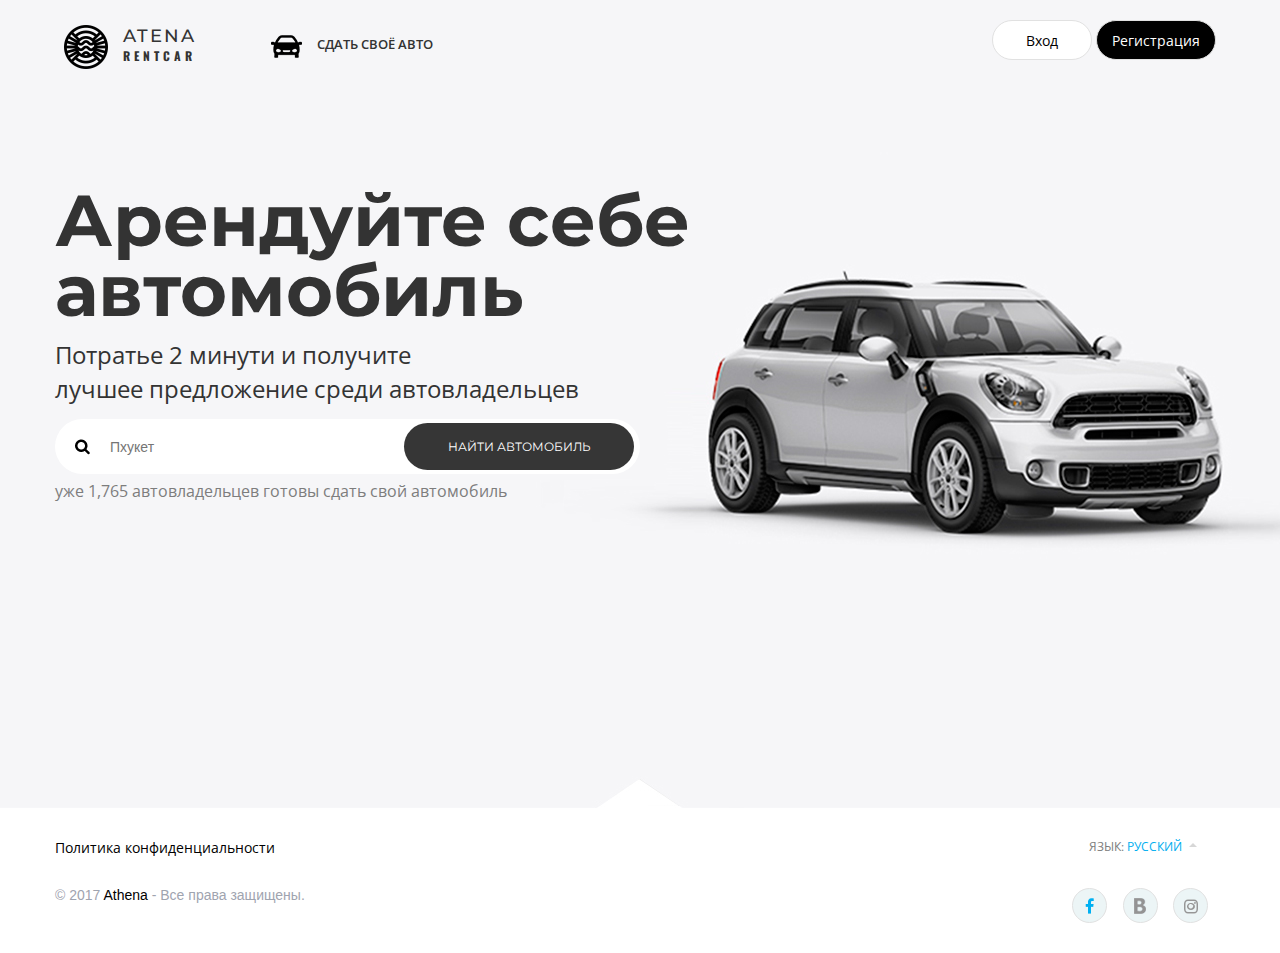
<file: index.html>
<!doctype html>
<html lang="en">
<head>
	<title></title>
	<meta charset="UTF-8" />
	<meta name="description" content="" />
	<meta name="keywords" content="" />
	<meta http-equiv="X-UA-Compatible" content="IE=edge">
	<meta name="viewport" content="width=device-width, initial-scale=1, maximum-scale=1" />
	<link href="https://fonts.googleapis.com/css?family=Montserrat:300,400,400i,500,600,700|Open+Sans:300,400,400i,600,700|Oswald:200,300,400,500,600,700&amp;subset=cyrillic" rel="stylesheet">
	<link rel='stylesheet' href='css/bootstrap.min.css' type='text/css' media='all'>
	<link rel='stylesheet' href='css/style.css' type='text/css' media='all'>
	<script src="https://ajax.googleapis.com/ajax/libs/jquery/3.2.1/jquery.min.js"></script>
	<script src="https://maxcdn.bootstrapcdn.com/bootstrap/3.3.7/js/bootstrap.min.js"></script>
</head>
<body>

<div class="menu">
<div class="container">
<div class="row">
	<div class="col-md-2 col-sm-3 menu-logo col-xs-6">
		<img src="img/logo.png" alt="">
		<h3>ATENA</h3>
		<h5>RENTCAR</h5>
	</div>
	<div class="col-md-2 col-sm-3 menu-rent  col-xs-6">
		<img src="img/car_mini.png" alt="">
		<h4>СДАТЬ СВОЁ АВТО</h4>
	</div>
	<div class="col-md-4 col-md-offset-4 col-sm-6 text-right menu-buttons col-xs-12">
		<button class="white"><a href="javascript:void(0);">Вход</a></button>
		<button class="black"><a href="javascript:void(0);">Регистрация</a></button>
	</div>
</div>
</div>
</div>

<section id="top">
<div class="container">
<div class="row">
	<h1>Арендуйте себе<br />автомобиль</h1>
	<h2>Потратье 2 минути и получите <br />лучшее предложение среди автовладельцев</h2>
	<div class="col-md-6 npd">
	<input type="text" placeholder="Пхукет"/>
	<button class="gray">
		
		<h4><a href="javascript:void(0);">НАЙТИ АВТОМОБИЛЬ</a></h4>
	</button>
	<img src="img/search.png" alt="">
	<h5>уже 1,765 автовладельцев готовы сдать свой автомобиль</h5>
	</div>
</div>
</div>
</section>

<section id="footer">
<div class="container">
<div class="row" style="margin:0 -30px;">
	<div class="col-md-4 col-sm-6">
		<a href="javascript:void(0);">Политика конфиденциальности</a>
	</div>
	
	<div class="col-md-2 col-sm-3 col-sm-offset-3 col-md-offset-6 text-center dropup">
		<h6 type="button" data-toggle="dropdown">ЯЗЫК: <span>РУССКИЙ</span><span class="caret" style="color:#d7d7d7;top: -3px; left: 5px;"></span></h6>
		<ul class="dropdown-menu dropup">
			<li class="selected"><a href="#">РУССКИЙ</a></li>
			<li><a href="#">ENGLISH</a></li>
		</ul>
	</div>
</div>
<div class="row" style="margin:30px -30px;">
	<div class="col-md-4">
		<h5>© 2017 <span>Athena</span> - Все права защищены.</h5>
	</div>
	<div class="col-md-2 col-md-offset-6 text-center">
		<div class="social">
			<div><img src="img/fb.png" alt=""></div>
			<div><img src="img/vk.png" alt=""></div>
			<div><img src="img/insta.png" alt=""></div>
		</div>
	</div>
</div>
</div>
</section>

</body>
</html>
</file>
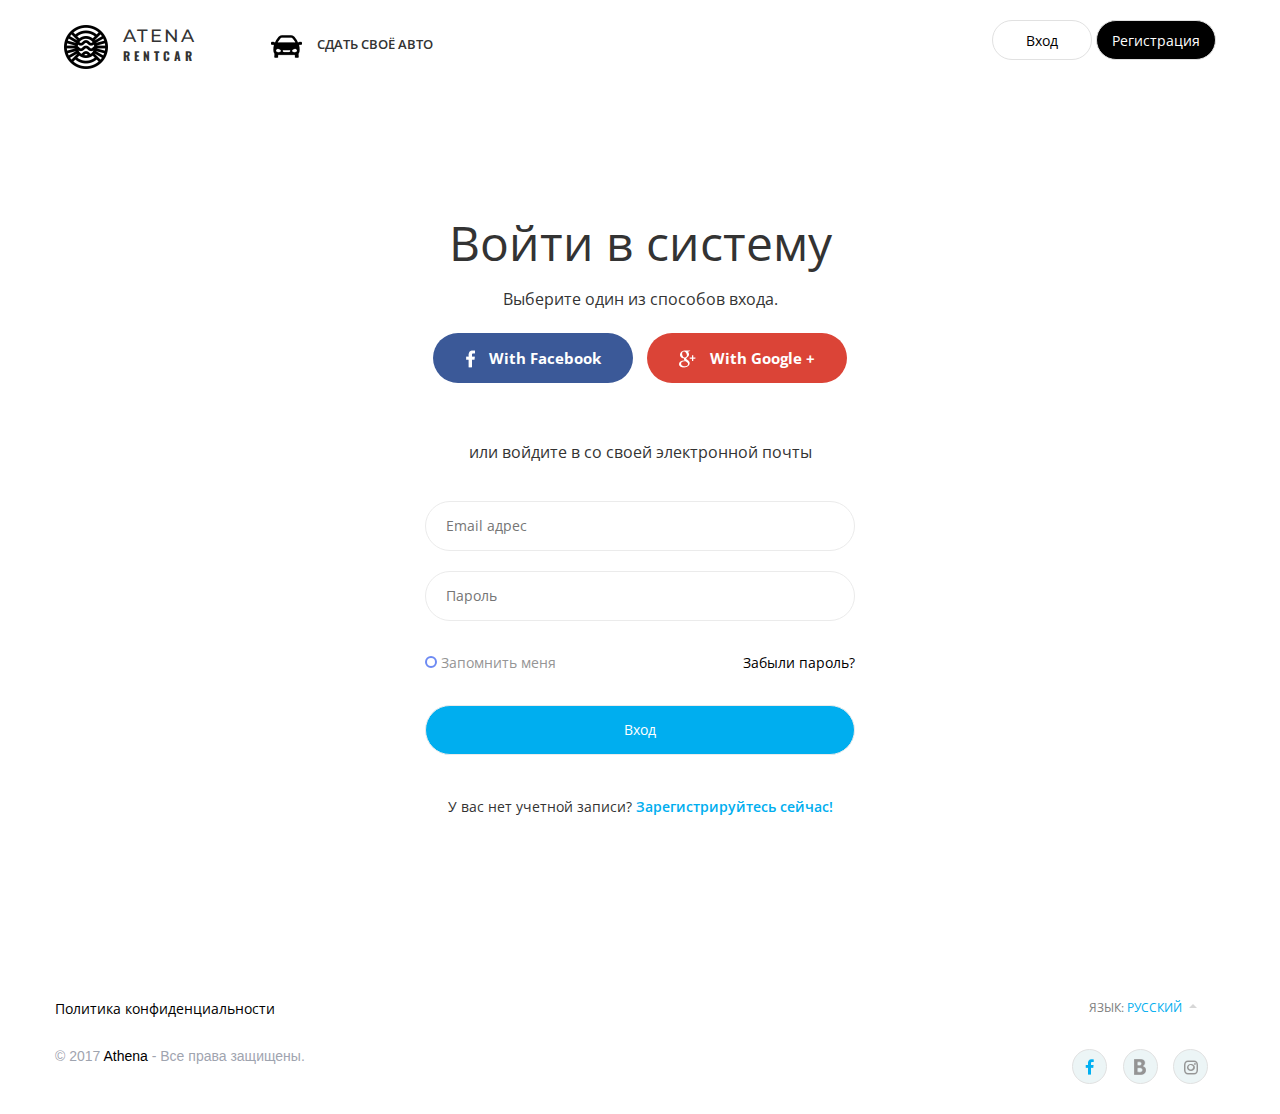
<file: auth.html>
<!doctype html>
<html lang="en">
<head>
	<title></title>
	<meta charset="UTF-8" />
	<meta name="description" content="" />
	<meta name="keywords" content="" />
	<meta http-equiv="X-UA-Compatible" content="IE=edge">
	<meta name="viewport" content="width=device-width, initial-scale=1, maximum-scale=1" />
	<link href="https://fonts.googleapis.com/css?family=Montserrat:300,400,400i,500,600,700|Open+Sans:300,400,400i,600,700|Oswald:200,300,400,500,600,700&amp;subset=cyrillic" rel="stylesheet">
	<link rel='stylesheet' href='css/bootstrap.min.css' type='text/css' media='all'>
	<link rel='stylesheet' href='css/style.css' type='text/css' media='all'>
	<script src="https://ajax.googleapis.com/ajax/libs/jquery/3.2.1/jquery.min.js"></script>
	<script src="https://maxcdn.bootstrapcdn.com/bootstrap/3.3.7/js/bootstrap.min.js"></script>
</head>
<body>

<div class="menu">
<div class="container">
<div class="row">
	<div class="col-md-2 col-sm-3 menu-logo col-xs-6">
		<img src="img/logo.png" alt="">
		<h3>ATENA</h3>
		<h5>RENTCAR</h5>
	</div>
	<div class="col-md-2 col-sm-3 menu-rent  col-xs-6">
		<img src="img/car_mini.png" alt="">
		<h4>СДАТЬ СВОЁ АВТО</h4>
	</div>
	<div class="col-md-4 col-md-offset-4 col-sm-6 text-right menu-buttons col-xs-12">
		<button class="white"><a href="javascript:void(0);">Вход</a></button>
		<button class="black"><a href="javascript:void(0);">Регистрация</a></button>
	</div>
</div>
</div>
</div>

<section id="auth">
<div class="container">
<div class="row text-center">
<div class="auth_pl">
	<h1>Войти в систему</h1>
	
	<h3>Выберите один из способов входа.</h3>
	<button class="fb">
		<img src="img/fb_button.png" alt="" />
		With Facebook
	</button>
	<button class="ga">
		<img src="img/g_button.png" alt="" />
		With Google +
	</button>
	<h3 style="padding: 55px 0 25px;">или войдите в со своей электронной почты</h3>
	<form action="mail.php">
		<input type="text" placeholder="Email адрес">
		<input type="password" placeholder="Пароль">
		<div class="col-xs-6 text-left npd">
		<input type="checkbox">
		<span>Запомнить меня</span>
		</div>
		<div class="col-xs-6 text-right npd">
		<a href="javascript:void(0);">Забыли пароль?</a>
		</div>
		<input type="submit" class="aqua" value="Вход">
		<h4>
			У вас нет учетной записи? 
			<a href="#">Зарегистрируйтесь сейчас!</a>
		</h4>
	</form>
</div>
</div>
</div>
</section>



<section id="footer">
<div class="container">
<div class="row" style="margin:0 -30px;">
	<div class="col-md-4 col-sm-6">
		<a href="javascript:void(0);">Политика конфиденциальности</a>
	</div>
	
	<div class="col-md-2 col-sm-3 col-sm-offset-3 col-md-offset-6 text-center dropup">
		<h6 type="button" data-toggle="dropdown">ЯЗЫК: <span>РУССКИЙ</span><span class="caret" style="color:#d7d7d7;top: -3px; left: 5px;"></span></h6>
		<ul class="dropdown-menu dropup">
			<li class="selected"><a href="#">РУССКИЙ</a></li>
			<li><a href="#">ENGLISH</a></li>
		</ul>
	</div>
</div>
<div class="row" style="margin:30px -30px;">
	<div class="col-md-4">
		<h5>© 2017 <span>Athena</span> - Все права защищены.</h5>
	</div>
	<div class="col-md-2 col-md-offset-6 text-center">
		<div class="social">
			<div><img src="img/fb.png" alt=""></div>
			<div><img src="img/vk.png" alt=""></div>
			<div><img src="img/insta.png" alt=""></div>
		</div>
	</div>
</div>
</div>
</section>

<script src="js/scripts.js"></script>
</body>
</html>
</file>
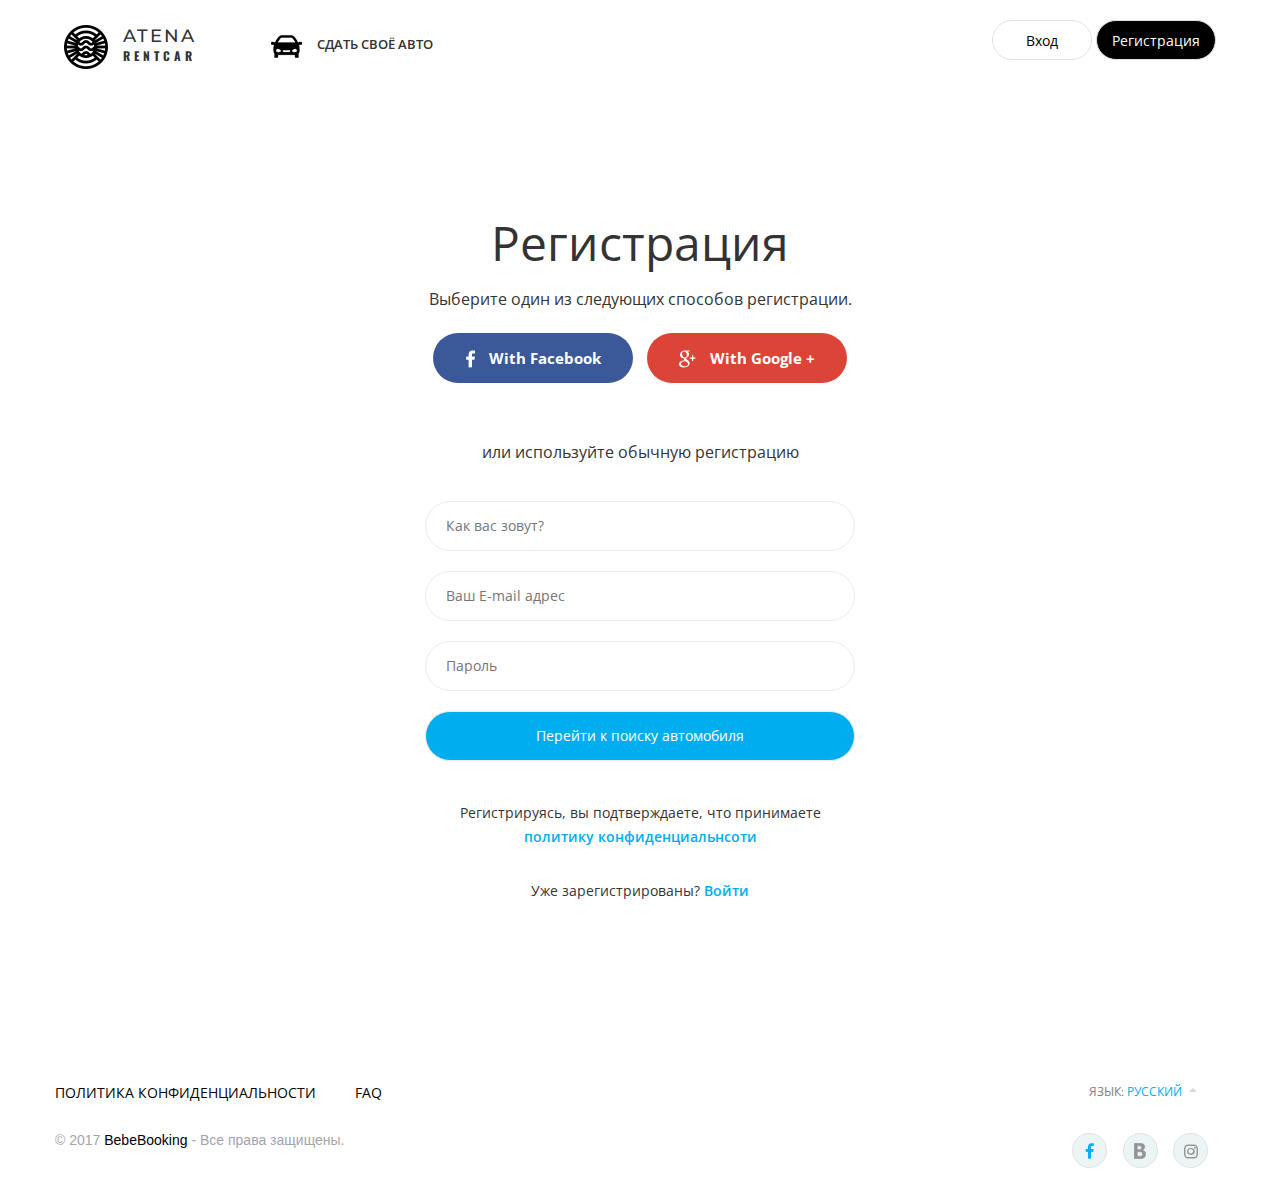
<file: register.html>
<!doctype html>
<html lang="en">
<head>
	<title></title>
	<meta charset="UTF-8" />
	<meta name="description" content="" />
	<meta name="keywords" content="" />
	<meta http-equiv="X-UA-Compatible" content="IE=edge">
	<meta name="viewport" content="width=device-width, initial-scale=1, maximum-scale=1" />
	<link href="https://fonts.googleapis.com/css?family=Montserrat:300,400,400i,500,600,700|Open+Sans:300,400,400i,600,700|Oswald:200,300,400,500,600,700&amp;subset=cyrillic" rel="stylesheet">
	<link rel='stylesheet' href='css/bootstrap.min.css' type='text/css' media='all'>
	<link rel='stylesheet' href='css/style.css' type='text/css' media='all'>
	<script src="https://ajax.googleapis.com/ajax/libs/jquery/3.2.1/jquery.min.js"></script>
	<script src="https://maxcdn.bootstrapcdn.com/bootstrap/3.3.7/js/bootstrap.min.js"></script>
</head>
<body>

<div class="menu">
<div class="container">
<div class="row">
	<div class="col-md-2 col-sm-3 menu-logo col-xs-6">
		<img src="img/logo.png" alt="">
		<h3>ATENA</h3>
		<h5>RENTCAR</h5>
	</div>
	<div class="col-md-2 col-sm-3 menu-rent  col-xs-6">
		<img src="img/car_mini.png" alt="">
		<h4>СДАТЬ СВОЁ АВТО</h4>
	</div>
	<div class="col-md-4 col-md-offset-4 col-sm-6 text-right menu-buttons col-xs-12">
		<button class="white"><a href="javascript:void(0);">Вход</a></button>
		<button class="black"><a href="javascript:void(0);">Регистрация</a></button>
	</div>
</div>
</div>
</div>

<section id="auth">
<div class="container">
<div class="row text-center">
<div class="auth_pl">
	<h1>Регистрация</h1>
	
	<h3>Выберите один из следующих способов регистрации.</h3>
	<button class="fb">
		<img src="img/fb_button.png" alt="" />
		With Facebook
	</button>
	<button class="ga">
		<img src="img/g_button.png" alt="" />
		With Google +
	</button>
	<h3 style="padding: 55px 0 25px;">или используйте обычную регистрацию</h3>
	<form action="mail.php">
		<input type="text" placeholder="Как вас зовут?">
		<input type="text" placeholder="Ваш E-mail адрес">
		<input type="password" placeholder="Пароль">
		
		<input type="submit" class="aqua" value="Перейти к поиску автомобиля">
		<h4>
			Регистрируясь, вы подтверждаете, что принимаете <br>
			<a href="#">политику конфиденциальнсоти</a>
		</h4>
		<h4>Уже зарегистрированы? <a href="#">Войти</a></h4>
	</form>
</div>
</div>
</div>
</section>



<section id="footer">
<div class="container">
<div class="row" style="margin:0 -30px;">
	<div class="col-md-3 col-sm-5">
		<a href="javascript:void(0);">ПОЛИТИКА КОНФИДЕНЦИАЛЬНОСТИ</a>
	</div>
	<div class="col-sm-1">
		<a href="#">FAQ</a>
	</div>
	<div class="col-md-2 col-sm-3 col-sm-offset-3 col-md-offset-6 text-center dropup">
		<h6 type="button" data-toggle="dropdown">ЯЗЫК: <span>РУССКИЙ</span><span class="caret" style="color:#d7d7d7;top: -3px; left: 5px;"></span></h6>
		<ul class="dropdown-menu dropup">
			<li class="selected"><a href="#">РУССКИЙ</a></li>
			<li><a href="#">ENGLISH</a></li>
		</ul>
	</div>
</div>
<div class="row" style="margin:30px -30px;">
	<div class="col-md-4">
		<h5>© 2017 <span>BebeBooking</span> - Все права защищены.</h5>
	</div>
	<div class="col-md-2 col-md-offset-6 text-center">
		<div class="social">
			<div><img src="img/fb.png" alt=""></div>
			<div><img src="img/vk.png" alt=""></div>
			<div><img src="img/insta.png" alt=""></div>
		</div>
	</div>
</div>
</div>
</section>

</body>
</html>
</file>
<file: css/style.css>
html, body, div, span, h1, h2, h3, h4, h5, h6, p, a, img, form, button{margin: 0; padding: 0; border: 0; position:relative;}
body {overflow-x:hidden; margin: 0 auto; width:100% !important; height:100% !important; -webkit-text-size-adjust: 100%;}
button, input, select{outline:none;}
.npd{padding:0 !important;}

.black:hover, .white{background:#fff;color:#000;}
.white:hover, .black{background:#000;color:#fff;}
button:hover img{filter: invert(100%);}
.blue{background:#00aeef; color:#fff; padding:0 20px !important;}
	button a{color:inherit !important; text-decoration:none;}
.blue:hover{background:#fff; color:#00aeef;}
.aqua{background:#00aeef; color:#fff;}
.aqua:hover{background:#fff; color:#00aeef;}
.fb{background:#3b5998; color:#fff;}
.fb:hover{background:#fff; color:#3b5998;}
.ga{background:#db4437; color:#fff;}
.ga:hover{background:#fff; color:#db4437;}
.gray{background:#363636; color:#fff;}
.gray:hover{background:#fff; color:#363636;}

button, a, img, .social div, .social div img, input, .notifications, .modalx, .overlay, .msglist{transition: all 0.5s ease; cursor:pointer;}

sub{position:absolute; top:0; left:100%; margin: -5px -10px; min-width:16px; height:16px; border-radius:10px; background:#00aeef; color:#fff; font: 12px/16px 'Open Sans'; text-align:center; padding:0 5px;}
.menu+*{padding-top:30px;}
.menu+.menu_line{padding:80px 0 0 ;}
.menu{background:transparent; position:absolute; left:5%; width:90%; z-index:3;}
.menu_line .colored{background:#ebf5f7;}
.menu>.container{max-width:100%;}
	.menu img{padding: 0px 15px 0 0; float:left;}
	.menu h3{font:500 18px 'Montserrat'; letter-spacing:2px;}
	.menu h4{font:600 13px 'Open Sans';}
	.menu h5{font:700 12px 'Oswald'; letter-spacing:4px;}
	.menu button{border:1px solid #e1e1e1;  padding:0px 15px; min-width:100px; border-radius: 50px; height:40px}
		.menu button a{font:14px 'Open Sans'; text-decoration:none;}
	#top input{height:55px; width:100%; border-radius:50px; border:0;padding:0 55px; }
	#top input+button{position:absolute; top:0; margin:4px 6px; right:0;height: 47px; max-width:40%;}
		#top button + img{position:absolute; left:20px; top:20px; filter: invert(100%);}
	.menu .row > div {padding:0;}
	.menu-logo{padding-top:25px !important;}
	.menu-rent{padding-top:35px !important;}
		.menu-rent img{padding: 0 15px;}
	.menu-buttons{padding-top:20px !important;}
	.menu-buttons a{display:inline-block; vertical-align: middle;}
	.menu-buttons a img{padding:0; margin:0 0 0 25px;     border-radius: 50%;}

.menu_line{}
	.menu_line ul{margin:0 -15px; padding:0;}
		.menu_line ul li{list-style-type:none; display:inline-block; margin:0 15px; font: 14px/50px 'Open Sans'; border-bottom:2px solid transparent;}
			.menu_line ul li:hover{border-bottom:2px solid #000;}

#my_dv{margin:40px 0 100px;}
	#my_dv h2{margin:30px 0; font:36px 'Open Sans'; color:#4f4f6f;}
	#my_dv h3{font:300 22px 'Open Sans';}
	.dv{margin: 40px 0px;}
		.offers_placeholder{float:left; margin:0 30px 35px 0; width:70px; height:70px;}
		.dv h1{font: 600 15px 'Open Sans'; color:#00aeef;}
		.dv h2{font: 600 14px/28px 'Open Sans' !important; margin:10px 0 !important;}
			.dv h2 a{float:right; display:block; margin:-10px 100px 0 0;}
			.dv h2 span{font-weight:400;}
		.dv h3{font: 13px 'Open Sans' !important; color:#959595;}
			.dv h3 img{padding:0 5px; margin:-5px 0 0;}
		.dv button{width: 110px !important; height: 40px !important;}
	#my_dv select{width:100%;border:1px solid #ebebeb; border-radius:30px;  font:14px/24px 'Open Sans';padding: 10px 20px; margin: 30px 0px;}
	#my_dv input{width:100%;border:1px solid #ebebeb; border-radius:30px;  font:14px/24px 'Open Sans';height:40px; margin: 30px 0px; padding:0 30px;}
	#my_dv button{border:1px solid #e1e1e1;  padding:0px 15px; width:200px; border-radius: 50px; height:50px; margin:10px 5px; font-size:16px;}

.msg_head{height:100px; border-bottom:1px solid #ebebeb;}
	
	.msg_head > .ava_placeholder{float:left; margin: 25px 20px; border-radius: 50%; width:60px; height:60px;}
	.msg_head h3{font:600 18px 'Open Sans';    padding: 30px 0 5px;}
	.msg_head h4{font:300 22px 'Open Sans'; padding: 35px 0 0;}
	.msg_head h5{font:14px 'Open Sans';}
	.msg_head button{float:right; border:1px solid #e1e1e1;  padding:0px 20px; border-radius: 50px; height:40px; margin: 35px 5px 0; z-index: 2;}
	.accept_block {margin:20px 0;}
	.accept_block button{border:1px solid #e1e1e1;  padding:0px 25px; border-radius: 50px; height:40px; margin: 25px 5px;}
	.accept_block h4{font-size:22px;}
.msg_list{padding:22px 20px; margin:0 10px;}
	.msg_list img{padding:0 10px 0 0; width:22px;}
	.msg_list .ava_placeholder{float:left; margin:0 10px 0 0; width:50px; height:50px; border-radius: 50%;}
	.msg_list .ava_placeholder img{padding:0 !important;}
	.msg_list h3{font:600 14px 'Open Sans'; padding:5px 0;}
		.msg_list h3 i{float:right; padding:0 50px; color:#ccc; font:italic 13px 'Open Sans';}
	.msg_list h5{font:13px 'Open Sans'; color:#7d7d7d;}
.msgs{}
	.msgs > .ava_placeholder{width:50px; height:50px; position:absolute;     border-radius: 50%;}
	.msgs > div:after{content:' '; display:block; clear:both;width:100%; height:1px;}
	.msgs.to_me div > div{background:#ebebeb; padding:10px 20px; margin:2.5px 60px; display:table;    border-top-right-radius: 50px; border-bottom-right-radius: 50px;}
		.msgs.to_me div > div:first-of-type{border-top-left-radius:50px;}
		.msgs.to_me div > div:last-of-type{border-bottom-left-radius:50px;}
	.msgs.from_me div > div{background:#00aeef; color:#fff; padding:10px 20px; margin:2.5px 60px 2.5px auto; display:table;    border-top-left-radius: 50px; border-bottom-left-radius: 50px;}
		.msgs.from_me div > div:first-of-type{border-top-right-radius:50px;}
		.msgs.from_me div > div:last-of-type{border-bottom-right-radius:50px;}
		.msgs.from_me > .ava_placeholder{right:0;}
	.msg_history{bottom:0; position:relative;}
	.input_msg{min-width:70%;padding:10px 10px; margin:10px 0px; border:0;}
	.send_msg{background:#fff; border-radius:30px; padding:10px 25px; float:right; margin:10px 10px; border:0; box-shadow: 0 10px 25px #ddd;}
	#msg > div > div > div > button{background:transparent; margin:10px 0 10px 20px;}
	#msg input{cursor:unset;}
	.msg_trigger{    width: 60px;
    float:left;
    top: 25px;
    left: 0px;
	z-index: 2;}


	
@media (min-width: 1100px){
	.msg_trigger{display: none;}
}
@media (max-width: 1100px){
	.msglist{position: absolute;width:75% !important; left:-100%; opacity:0; overflow: hidden; z-index: 3; box-shadow: 0 0 0px 0px #000; background: #fff; padding-top:0px !important;}
		.msglist.active{display: block; left:10%; opacity:1;   box-shadow: 0 0 10px 3px #ccc; padding-left: 3% !important; padding-right: 3% !important;}
	.msgfull{width:100% !important;}
}
@media (max-width: 640px){
	.msg_head {height: 120px;}
	.msg_head h3{position: absolute; right: 0; top: 10px;padding: 0;}
	.msg_head h5{position: absolute; right: 0; top: 40px;}
	.msg_trigger{width: 60px; top: 5px; left: 20px; z-index: 2; position: absolute;}
	.msg_head > img{display: none;}

	.msg_head .npd button{position:absolute; margin: 65px 5px;}
	.msg_head .npd button:nth-of-type(2) {position: absolute; margin: 65px 0 0 100px;}
}

	[data-msg]{display:none;}
	.active[data-msg]{display:block;}
	[data-msg-list]{}
	.active[data-msg-list]{background:#eee;}
	[data-msg-list]:hover{background:#eee;}

#auth{}
	.auth_pl{width:430px; margin:180px auto 150px; max-width:100%;}
	#auth h1{font:48px 'Open Sans';}
	#auth h3{font:16px/28px 'Open Sans'; padding:10px 0 20px;}
	#auth button{font:700 15px 'Open Sans'; height: 50px;width: 200px;border-radius: 50px;margin: 0 5px;}
		#auth button img{padding:0 10px 0 0;}
	#auth input:not([type=checkbox]){width:100%; border:1px solid #ebebeb; border-radius:30px;  font:14px/24px 'Open Sans';padding: 12px 20px; margin: 10px 0px;}
		#auth input:hover{border:1px solid #6684f2;}
	#auth span{color:#959595; font:14px/24px 'Open Sans';}
	#auth a{color:#000; font:14px/24px 'Open Sans';}
	#auth h4{font:14px/24px 'Open Sans'; padding:30px 0 0;}
		#auth h4 a{color:#00aeef; font-weight:600;}
	#auth input[type=checkbox]{-webkit-appearance: initial; border-radius: 50%;border: 2px solid #6d8af3; background: #fff; width: 12px;height: 12px;outline: none; cursor:pointer;}
		#auth input[type=checkbox]:checked{background:#6d8af3;}
	#auth .npd{padding:20px 0 !important;}
	#auth input[type=submit]{width:100%;}

.offer{padding:0 !important; margin-bottom:80px;}
	.offer .offers_placeholder{margin-bottom:75px;}
	.offer h2{font: 400 13px/18px 'Open Sans' !important;}
	.offer button{height:35px; padding:0 20px; border:1px solid #e1e1e1; border-radius: 50px; margin:15px 10px 0 0;}

#filter{margin: 80px 0; min-height: 700px;}
	#filter h3{font: 20px 'Open Sans'; margin:0px 0;}
	.param h4{text-align:center; font-size:14px; padding:15px 0 10px;}
	#filter h5{font: 14px 'Open Sans'; color:#636363;margin: 19px 0;}
	#filter select{font: 14px 'Open Sans';height: 34px; border-radius: 30px; padding: 0 10px; width: 92%;margin: 15px 0; display: inherit;}
	#filter input{height: 34px; border-radius: 30px; padding: 0 10px;border:0; width: 92%;}
	.item{padding: 20px 0px; border-bottom: 1px solid #ccc;}
	.item h1{font:21px 'Open Sans'; color:#fff; position:absolute; bottom:0; padding: 10px 15px;}
	.item a{color:#00aeef;}
	.item h2{font:600 15px 'Open Sans';}
	.item h3{font:600 14px 'Open Sans' !important; margin: 7px 0 !important;}
	.item h4{font:400 14px 'Open Sans';}
	.item span{font:400 13px 'Open Sans'; color:#959595;}
	.item .author h3{font:600 14px 'Open Sans';}
	.item .author h4{font:400 11px 'Open Sans';}
	.item .author .author_placeholder{float: left; margin: 0 10px; width: 40px; height:40px; border-radius: 50%;}
	.item span img{margin:20px 5px;}
	.item .col-sm-5{padding:0 !important;}
	.item .col-sm-6{padding:0 35px !important;}
	.param{padding:0 !important; position:absolute;}

#result{width: 870px; margin-left: auto;}

.item{}
	.item img{max-width:100%;}

#client{text-align:center;}
	#client_info{margin-top:-60px;}
	.profile_placeholder{width: 170px; height:170px; margin:0 auto; border-radius:50%; overflow:hidden;border:5px solid #fff;}
		.profile_placeholder img{}
		#client_info ul{padding:0 0 200px;}
			#client_info ul li{list-style-type:none; display:inline-block; padding:0 40px; min-width: 20%;}
	#client h2{font:22px 'Open Sans'; color:#00aeef; margin:40px auto 20px;}
	#client h3{font:14px 'Open Sans';}
	#client h4{font:14px 'Open Sans'; color:#7d7d7d;}

#top{padding-top:185px;background: url(../img/car.jpg) center bottom no-repeat ,#f6f6f8;padding-bottom: 285px;}
	#top h1{font:700 72px/70px 'Montserrat';}
	#top h2{font:24px/34px 'Open Sans'; padding:13px 0;}
	#top button{margin:40px 0 20px; height:55px; width:230px; border-radius:25px;}
		#top button img{left:25px; float:left;}
		#top button h4{font: 12px 'Montserrat'; }
	#top h5{font: 16px/34px 'Open Sans'; color:#7d7d7d; padding-bottom:15px;}

#car{}
	#car h1{font:bold 36px 'Open Sans'; color:#4f4f6f; padding:55px 0 0px;}
	#car h2{font:600 18px 'Open Sans'; color:#00aeef;padding: 25px 0 0;}
	#car h3{font:300 23px 'Open Sans'; padding-bottom:15px;}
		#car h3 span{font-size:12px;}
	#car h4{font:16px/24px 'Open Sans'; padding:15px 0 25px;}
	#car h5{font: 15px/30px 'Open Sans'; color: #7d7d7d; padding: 15px 0 30px;}
		#car ul{padding:0;}
	.car_main img{max-width:100%;}
	.car_owner .ava_placeholder{float:left; margin:15px 20px 15px 5px;  width:70px; height:70px; }
	.ava_placeholder{box-sizing: content-box; border-radius:50%; overflow:hidden;}
	.car_owner h5{font:13px/25px 'Open Sans' !important; padding:10px 0 30px !important;}
	.car_owner h5 img{padding-left: 5px; padding-right: 10px;}
	.car_owner h4{font:14px/24px 'Open Sans' !important; padding: 15px 0 !important;}
	.car_owner h6{font: 600 13px 'Open Sans'; padding: 10px 0;}
	.car_owner input{width:100%; border-radius:20px; height:30px; border:1px solid #ebebeb;margin:0 0 10px;}
	.car_owner button{margin:10px auto 0; width:100%; height:50px; border-radius:30px;}

#comments{padding-bottom: 60px;}
	#comments h2{font:300 24px 'Open Sans';}
	.comment{padding: 30px 0 0;}
	.comment_pl{float:left; width:75px; height:75px; display:inline-block; margin:0 !important;}
		.comment > img{max-width:100%; max-height:100%; float:left;}
		.comment > *:not(img){margin-left:140px;}
		.comment h3{font: 600 17px 'Open Sans';}
		.comment h4{font:15px/25px 'Open Sans'; color:#636363; padding:15px 0 20px;}
		.comment h5{font: 600 12px 'Open Sans';padding-bottom: 35px;}
			.comment h5 span{text-align: right; display: inline-block; float: right;}
			.comment h5 a{color: #66cef5;}
			.comment .comment{margin-left:7% !important;}
.write_msg{}
	.write_msg h2{    padding: 30px 0;}
	.write_msg input{width:44%; border:0; border-bottom:1px solid #ebebeb;font:18px/40px 'Open Sans';}
		.write_msg input:focus{border-bottom:1px solid #4593d6;}
	.write_msg textarea{ width:100%;border:0; border-bottom:1px solid #ebebeb; margin:40px auto; height:170px; font:18px 'Open Sans';}
	.write_msg button{color:#fff; font:16px 'Open Sans';width: 200px; height: 50px; border-radius: 30px;}
		.write_msg button img{filter:invert(100%);}
		.write_msg button:hover img{filter:invert(0%);}

#footer{margin-top:30px;}
	#footer a{font:14px 'Open Sans'; text-decoration:none; color:#000;}
	#footer h6{font:12px 'Open Sans'; color:#7d7d7d;}
		#footer h6 span{color:#00aeef;}
	#footer h5{color:#9fa4af;}
		#footer h5 span{color:#000;}
	.social{}
		.social > div{width:35px; height:35px; text-align:center; border: 1px solid #e1e1e1; border-radius:50%; display:inline-block; line-height:32px; background:#ecf5f6; margin: 0 6px;}
		.social > div > img{}
			.social > div:hover{background:#fff;}
			.social > div > img:hover{}

.notifications{position:absolute; right:-110px; background:#fff; width:370px; top:50px;text-align:left; box-shadow:0 0 15px #ccc; padding: 0; max-height:0px; overflow:auto;}
.notifications.active{max-height:450px;padding: 0 0 10px;}
	.notifications h4{font:14px 'Open Sans'; padding:15px 25px; color:#000;}
	.notifications hr{margin:0 auto;}
.msg_notify{padding:20px 20px; margin:0 10px;}
	.msg_notify h3 img, .msg_notify h5 img{padding:0 10px 0 0; width:10px; margin: 5px 10px 0 !important;}
	.msg_notify > .ava_placeholder{float:left; margin:10px 0px; width:50px;}
		.msg_notify .ava_placeholder img{margin:0 !important;}
	.msg_notify h3{font:600 14px 'Open Sans'; padding:5px 0; color:#1eacea;letter-spacing:0;}
		.msg_notify h3 i{float:right; padding:0 50px; color:#ccc; font:italic 13px 'Open Sans';position: absolute; left: 30px; top: 50px;}
	.msg_notify h5{font:13px 'Open Sans'; color:#7d7d7d; letter-spacing:0; padding:0 0 10px;}

.modalx{position:fixed; left:50%; top:40%; width:450px; margin-left:-225px; margin-top:-1000px; text-align:center; background:#fff; padding:50px 25px; border-radius:10px; z-index:6;}
	.modalx.active{margin-top:0px;}
.overlay{position:absolute; top:0; left:0; background: rgba(0,0,0,0.5);max-height:0; height:100%; width:100%; z-index:5;}
	.overlay.active{max-height:100%;}

.modalx > button{height:35px; padding:0 20px; border:1px solid #e1e1e1; border-radius: 50px; margin:40px 10px 0px;}
.modalx > h4{color:#888;}

.modal_form{text-align:left;}
	.modal_form h5{padding:20px 0;}
	.modal_form textarea{width:100%; height:80px; border-radius:5px; padding:10px 20px;border:1px solid #ccc;}
	.modal_form button{background:transparent; padding:5px;}
	.modal_form input{width:100%; border-radius:20px; border:1px solid #ccc; padding:5px 20px;}

	.dropdown-menu:not(.datepicker){
	min-width: 140px;
    right: 15px;
    width: 140px;
    left: auto;
    text-align: center;
    bottom: 40px !important;}
		.dropdown-menu a{line-height: 40px !important; color:#7d7d7d !important;}
		.dropdown-menu li:hover a, li.selected a{color:#00aeef !important;}

.datepicker-dropdown {margin-top: 60px;}

@media(max-width:800px){
	.menu-logo img, .menu-rent img{padding-left:20%;}
	.menu-buttons, #footer{text-align:center;}
	#top{background-size: 0 100%; padding:50px 0 !important; text-align:center;}
	#top h1{font:700 45px/60px 'Montserrat';}
	.social{margin:15px auto;}
	.menu+*, #top{padding:100px 0 0 !important;}
}
@media(max-width: 768px){
	.menu+*, #top{padding:140px 0 0 !important;}
	.msglist .msg_head{height:80px;}
	.msglist.active{left: 20%;}
	.menu_line ul li {margin: 0 5px; font: 10px/20px 'Open Sans';}
	.menu_line ul {margin: 0px 15px;}
	.msg_list h3 i {display: block; padding: 10px 50px 0; color: #ccc; font: italic 13px 'Open Sans';}
}
@media(max-width: 640px){
	.msg_list > img {float: none; padding: 0; display: block; margin: 0 auto;}
	.msg_list h3 {text-align: center;}
	.msg_list h3 i {float: none;}
	.msg_list h5 {text-align: center;}
}

@media(max-width:360px){
	.menu+*, #top{padding:140px 0 0 !important;}
	.menu-logo img, .menu-rent img{padding-left:5%; padding-right:5px;}
}
@media(min-width:1024px){
	.msgfull{padding: 0; border-left: 1px solid #eee;}
	.msg_history{padding:0 15px;}
	.msg_head + div {margin: 0 15px;}



}
</file>
